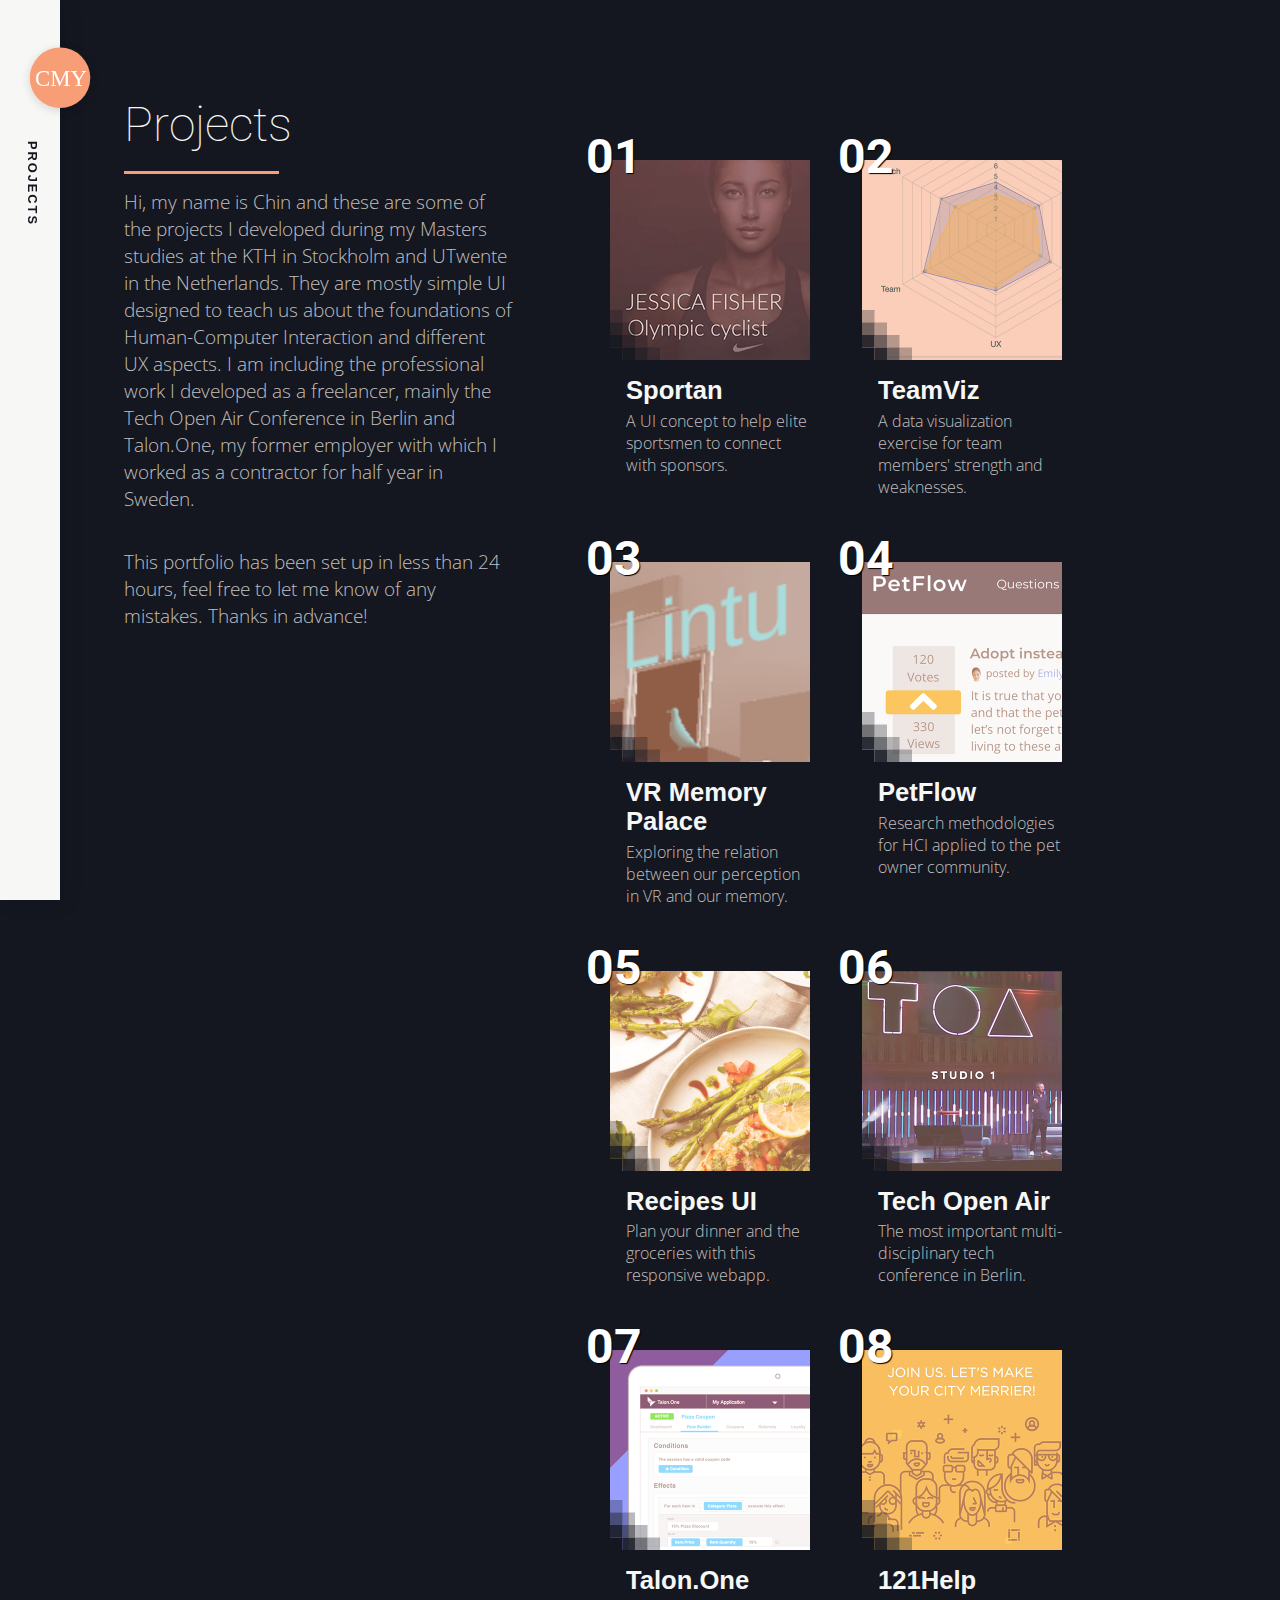
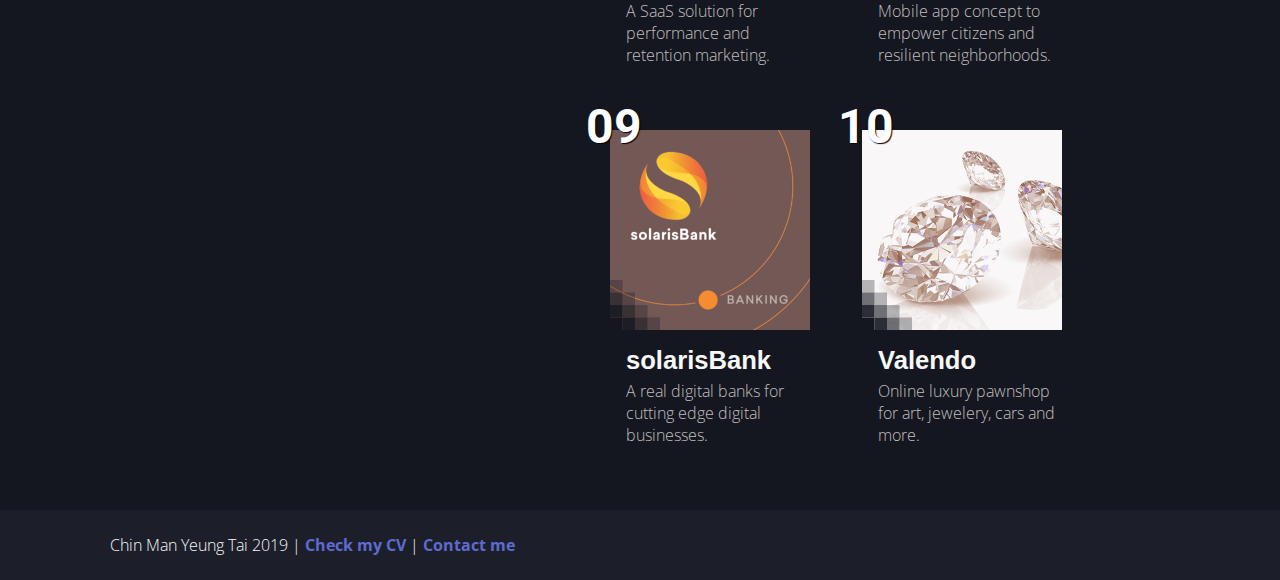
<file: index.html>
<!doctype html>
<html>
    <head>
      <meta charset="utf-8">
      <meta name="description" content="Chin is an frontend developer and a HCI Masters student">
      <meta name="viewport" content="width=device-width, initial-scale=1">
      <title>Chin Man Yeung - Portfolio</title>
      <link rel="stylesheet" href="assets/css/portfolio.css">
      <link rel="author" content="Chin Man Yeung">
      <link href="https://use.fontawesome.com/releases/v5.0.6/css/all.css" rel="stylesheet">
      <link href="https://fonts.googleapis.com/css?family=Open+Sans|Roboto" rel="stylesheet">
      <link rel="apple-touch-icon" sizes="180x180" href="assets/favicon/apple-touch-icon.png">
      <link rel="icon" type="image/png" sizes="32x32" href="assets/favicon/favicon-32x32.png">
      <link rel="icon" type="image/png" sizes="16x16" href="assets/favicon/favicon-16x16.png">
      <link rel="manifest" href="assets/favicon/site.webmanifest">
      <link rel="mask-icon" href="assets/favicon/safari-pinned-tab.svg" color="#5bbad5">
      <meta name="msapplication-TileColor" content="#da532c">
      <meta name="theme-color" content="#ffffff">
    </head>
    <body>
      <div id="site__bg"></div>
      <div class="main">
        <nav>
          <div class="logo nav__logo">
            <a href="index.html"><img src="assets/images/logo.svg" alt="logo"/></a>
          </div>
          <ul class="nav__list">
            <li class="nav__item"><a href="#">Projects</a></li>
          </ul>
        </nav>

        <section class="site site__intro">
          <h1 class="site__title site__title--separator">Projects</h1>
          <p class="site__description">Hi, my name is Chin and these are some of the projects I developed during my Masters studies at the KTH in Stockholm and UTwente in the Netherlands. They are mostly simple UI designed to teach us about the foundations of Human-Computer Interaction and different UX aspects. I am including the professional work I developed as a freelancer, mainly the Tech Open Air Conference in Berlin and Talon.One, my former employer with which I worked as a contractor for half year in Sweden.</p>
          <p class="site__description">This portfolio has been set up in less than 24 hours, feel free to let me know of any mistakes. Thanks in advance!</p>
        </section>
        <section class="projects">
          <article class="project">
            <h2 class="project__number">01</h2>
            <div class="project__media">
              <a href="detail_sportan.html" class="project__image"></a>
            </div>
            <div class="project__detail">
              <a href="detail_sportan.html" class="project__title"><h4>Sportan</h4></a>
              <p class="project__description">A UI concept to help elite sportsmen to connect with sponsors.</p>
            </div>
          </article>
          <article class="project">
            <h2 class="project__number">02</h2>
            <div class="project__media">
              <a href="detail_teamviz.html" class="project__image"></a>
            </div>
            <div class="project__detail">
              <a href="detail_teamviz.html" class="project__title"><h4>TeamViz</h4></a>
              <p class="project__description">A data visualization exercise for team members' strength and weaknesses.</p>
            </div>
          </article>
          <article class="project">
              <h2 class="project__number">03</h2>
              <div class="project__media">
                <a href="detail_memory.html" class="project__image"></a>
              </div>
              <div class="project__detail">
                <a href="detail_memory.html" class="project__title"><h4>VR Memory Palace</h4></a>
                <p class="project__description">Exploring the relation between our perception in VR and our memory.</p>
              </div>
            </article>
          <article class="project">
            <h2 class="project__number">04</h2>
            <div class="project__media">
              <a href="detail_petflow.html" class="project__image"></a>
            </div>
            <div class="project__detail">
              <a href="detail_petflow.html" class="project__title"><h4>PetFlow</h4></a>
              <p class="project__description">Research methodologies for HCI applied to the pet owner community.</p>
            </div>
          </article>
          <article class="project">
            <h2 class="project__number">05</h2>
            <div class="project__media">
              <a href="detail_dinner.html" class="project__image"></a>
            </div>
            <div class="project__detail">
              <a href="detail_dinner.html" class="project__title"><h4>Recipes UI</h4></a>
              <p class="project__description">Plan your dinner and the groceries with this responsive webapp.</p>
            </div>
          </article>
          <article class="project">
            <h2 class="project__number">06</h2>
            <div class="project__media">
              <a href="detail_toa.html" class="project__image"></a>
            </div>
            <div class="project__detail">
              <a href="detail_toa.html" class="project__title"><h4>Tech Open Air</h4></a>
              <p class="project__description">The most important multi-disciplinary tech conference in Berlin.</p>
            </div>
          </article>
          <article class="project">
            <h2 class="project__number">07</h2>
            <div class="project__media">
              <a href="detail_talonone.html" class="project__image"></a>
            </div>
            <div class="project__detail">
              <a href="detail_talonone.html" class="project__title"><h4>Talon.One</h4></a>
              <p class="project__description">A SaaS solution for performance and retention marketing.</p>
            </div>
          </article>
          <article class="project">
            <h2 class="project__number">08</h2>
            <div class="project__media">
              <a href="detail_help.html" class="project__image"></a>
            </div>
            <div class="project__detail">
              <a href="detail_help.html" class="project__title"><h4>121Help</h4></a>
              <p class="project__description">Mobile app concept to empower citizens and resilient neighborhoods.</p>
            </div>
          </article>
          <article class="project">
            <h2 class="project__number">09</h2>
            <div class="project__media">
              <a href="detail_solaris.html" class="project__image"></a>
            </div>
            <div class="project__detail">
              <a href="detail_solaris.html" class="project__title"><h4>solarisBank</h4></a>
              <p class="project__description">A real digital banks for cutting edge digital businesses.</p>
            </div>
          </article>
          <article class="project">
            <h2 class="project__number">10</h2>
            <div class="project__media">
              <a href="detail_valendo.html" class="project__image"></a>
            </div>
            <div class="project__detail">
              <a href="detail_valendo.html" class="project__title"><h4>Valendo</h4></a>
              <p class="project__description">Online luxury pawnshop for art, jewelery, cars and more.</p>
            </div>
          </article>
        </section>
      </div>
      <footer>
        <p class="footer__content">Chin Man Yeung Tai 2019 | <a href="assets/cv.pdf" target="_blank" rel="noopener">Check my CV</a> | <a href="mailto:c.m.yeungtai@student.utwente.nl">Contact me</a></a></p>
      </footer>
    </body>
</html>
</file>
<file: assets/css/portfolio.css>
@keyframes buzz {
  50% {
    transform: translate(3px); }
  100% {
    transform: translate(-3px); } }
@keyframes spin {
  from {
    transform: rotateZ(0); }
  to {
    transform: rotateZ(1turn); } }
@keyframes shake {
  0%, 20%, 100% {
    transform: translateX(0); }
  40%, 80% {
    transform: translateX(-2px); }
  60% {
    transform: translateX(2px); } }
* {
  box-sizing: border-box; }

html, body {
  margin: 0;
  padding: 0;
  -webkit-font-smoothing: antialiased;
  -moz-osx-font-smoothing: grayscale; }

html {
  height: 100%; }

body {
  min-height: 100%;
  font-size: 62.5%;
  background-color: #141720;
  font-family: 'Open Sans', sans-serif;
  color: #F7F7F6;
  display: flex;
  flex-direction: column; }
  body.page--detail .site__title {
    margin-top: 0; }

h1, h2, h3, h4, h5, .title {
  font-family: 'Roboto', serif; }

a {
  text-decoration: none;
  color: #5D6BCF;
  font-weight: 700; }
  a:hover {
    text-decoration: underline; }

footer {
  background-color: #1C1F2A;
  display: flex;
  padding: .5rem 2rem;
  font-size: 1rem;
  font-weight: 300; }
  footer .footer__content {
    width: 60%; }
  footer .footer__logo {
    width: 40%;
    text-align: right;
    align-self: center;
    margin-top: 0.5rem 0 -0.5rem 0; }

.hidden {
  opacity: 0; }

nav {
  position: relative;
  background: #F7F7F6;
  box-shadow: 5px 2px 20px 0 rgba(0, 0, 0, 0.1);
  display: flex;
  flex: 1; }
  nav > * {
    width: 50%; }

.nav__logo {
  display: block;
  transform: translate3d(20px, 40px, 0); }

.nav__logo img {
  width: 80px;
}

.nav__list {
  list-style: none;
  padding-left: 0;
  text-align: right;
  padding-right: 2rem;
  line-height: 2.5; }

.nav__item {
  font-family: 'Source Sans Pro', sans-serif;
  font-size: 1.4rem;
  color: #141720;
  letter-spacing: 1.45px;
  text-transform: uppercase; }
  .nav__item a {
    color: #141720;
    font-weight: 500; }
    .nav__item a:hover {
      text-decoration: none;
      color: #5D6BCF; }

.nav__social {
  display: none;
  position: absolute;
  bottom: 0;
  left: 0;
  padding: 1.5rem;
  font-size: 1rem;
  line-height: .8; }

.nav_social__item {
  color: #141720;
  display: block; }
  .nav_social__item:hover {
    animation: shake .8s ease-in-out; }

.site {
  padding: 2rem 3rem; }

.site__title {
  font-size: 3rem;
  margin-bottom: 1rem;
  position: relative;
  font-weight: 100; }
  .site__title.site__title--separator:after {
    position: absolute;
    border-bottom: 3px solid #F79E77;
    width: 40%;
    content: '';
    left: 0;
    bottom: -1.3rem; }

.site__description {
  color: #c1bfbf;
  font-size: 1.2rem;
  font-weight: 200;
  padding-top: 1rem;
  z-index: 1;
  word-break: break-word; }

.site__label {
  font-size: 1rem;
  text-transform: uppercase;
  font-weight: 100;
  letter-spacing: 1px;
  color: #c1bfbf; }

.site__secondary_title {
  display: none;
  color: black;
  margin: 2rem 5rem 0 5rem;
  font-size: 1.2rem;
  font-family: 'Source Sans Pro', sans-serif; }

.site__navigation {
  display: flex;
  justify-content: space-between;
  margin-bottom: 2rem;
  z-index: 1; }
  .site__navigation:hover .site__navigation_items {
    text-decoration: none; }
  .site__navigation * {
    transition: .5s ease-out; }
  .site__navigation .site__navigation_items {
    display: flex;
    flex-direction: column;
    justify-content: center;
    padding: 1rem; }
    .site__navigation .site__navigation_items label {
      text-transform: uppercase;
      letter-spacing: 1px; }
    .site__navigation .site__navigation_items h4 {
      margin: 0;
      font-size: 1.2rem;
      line-height: 1.5rem;
      font-family: 'Source Sans Pro', sans-serif;
      font-weight: 800;
      color: white; }
  .site__navigation .site__navigation_items--right {
    background-color: #F79E77;
    padding-left: 2rem;
    text-align: right;}
    .site__navigation .site__navigation_items--right label {
      color: #fff; }
    .site__navigation .site__navigation_items--right:hover {
      background-color: #f15917; }
      .site__navigation .site__navigation_items--right:hover label {
        color: #692406; }
  .site__navigation .site__navigation_items--left {
    background-color: #7CCDB9;
    padding-right: 2rem;}
    .site__navigation .site__navigation_items--left label {
      color: #fff; }
    .site__navigation .site__navigation_items--left:hover {
      background-color: #3fa48b; }
      .site__navigation .site__navigation_items--left:hover label {
        color: #14362d; }

#site__bg {
  display: none; }

.project {
  position: relative;
  display: flex; }
  .project:nth-child(1) .project__image {
    background-image: url(../images/sports/cover.png); }
  .project:nth-child(2) .project__image {
    background-image: url(../images/teamviz/cover.png); }
  .project:nth-child(3) .project__image {
    background-image: url(../images/memory/cover.png); }
  .project:nth-child(4) .project__image {
    background-image: url(../images/petflow/cover.png); }
  .project:nth-child(5) .project__image {
    background-image: url(../images/dinner/cover.png); }
  .project:nth-child(6) .project__image {
    background-image: url(../images/toa/cover.png); }
  .project:nth-child(7) .project__image {
    background-image: url(../images/talonone/cover.png); }
  .project:nth-child(8) .project__image {
    background-image: url(../images/121help/cover.png); }
  .project:nth-child(9) .project__image {
    background-image: url(../images/solarisbank/cover.png); }
  .project:nth-child(10) .project__image {
    background-image: url(../images/valendo/cover.png); }
  .project:hover .project__detail:before {
    width: 100%; }
  .project:hover:nth-child(1) .project__image {
    background-image: url(../images/sports/cover_hover.png); }
  .project:hover:nth-child(2) .project__image {
    background-image: url(../images/teamviz/cover_hover.png); }
  .project:hover:nth-child(3) .project__image {
    background-image: url(../images/memory/cover_hover.png); }
  .project:hover:nth-child(4) .project__image {
    background-image: url(../images/petflow/cover_hover.png); }
  .project:hover:nth-child(5) .project__image {
    background-image: url(../images/dinner/cover_hover.png); }
  .project:hover:nth-child(6) .project__image {
    background-image: url(../images/toa/cover_hover.png); }
  .project:hover:nth-child(7) .project__image {
    background-image: url(../images/talonone/cover_hover.png); }
  .project:hover:nth-child(8) .project__image {
    background-image: url(../images/121help/cover_hover.png); }
  .project:hover:nth-child(9) .project__image {
    background-image: url(../images/solarisbank/cover_hover.png); }
  .project:hover:nth-child(10) .project__image {
    background-image: url(../images/valendo/cover_hover.png); }



.project__number {
  display: none;
  position: absolute;
  top: -2rem;
  left: -1.5rem;
  z-index: 1;
  font-size: 3rem;
  margin: 0;
  color: #FFF;
  text-shadow: 1px 1px 1px #000; }

.project__image {
  background-size: cover;
  background-position: center;
  width: 100%;
  height: 100%;
  transition: all .1s ease-in-out;
  display: block; }

.project__media {
  position: relative;
  width: 30%;
  transition: .2s ease-out; }
  .project__media:after {
    position: absolute;
    bottom: 0;
    left: 0;
    content: '';
    background-image: url("../images/pixel-corner.svg");
    width: 50px;
    height: 50px;
    background-size: cover; }
  .project__media:hover {
    transform-origin: 0 50%;
    transform: perspective(1000px) rotateY(-10deg) translate3d(-3px, 0, 0); }

.project__detail {
  width: 70%;
  padding: 0 1rem;
  position: relative;
  transition: width .3s ease-in-out; }
  .project__detail:before {
    position: absolute;
    top: 0;
    left: 0;
    bottom: 0;
    width: 0;
    content: '';
    background-color: #292C37;
    z-index: -1; }

.project__title h4 {
  font-size: 1.6rem;
  margin: 1rem 0 .3rem 0;
  font-family: 'Source Sans Pro', sans-serif;
  color: #F7F7F6; }
  .project__title h4:hover {
    color: #5D6BCF; }

.project__description {
  margin-top: 0;
  font-size: 1.1rem;
  font-weight: 100;
  color: #c1bfbf;
  word-break: break-word; }

.project-gallery {
  display: flex;
  justify-content: space-between;
  flex-wrap: wrap;
}

.project-gallery-item {
  max-width: 210px;
  margin-bottom: 2rem;
  width: 100%;
}

.project-gallery__item-container {
  margin: 0 auto;
}

/* mobile first*/
/* Custom, iPhone Retina */
@media only screen and (min-width: 320px) {
  .page--detail .site {
    padding-bottom: 5rem;
    padding-top: 5rem; }

  .left .site__title.site__title--separator:after {
    display: none; }

  .right .project__image {
    width: 100px;
    float: left;
    margin: 1.5rem 1rem 0 0;
    border-radius: 2px; }
  .right .playBtn {
    display: none; } }
/* Extra Small Devices, Phones */
/* Small Devices, Tablets */
@media only screen and (min-width: 1000px) {
  /* main page */
  body {
    position: relative; }

  nav {
    position: fixed;
    top: 0;
    left: 0;
    bottom: 0;
    flex-direction: column;
    width: 60px;
    transition: .5s; }

  footer {
    padding-left: 110px;}

  .main {
    display: flex;
    padding-left: 60px;
    flex: 1;}

  #site__bg {
    position: absolute;
    top: 0;
    left: 0;
    right: 0;
    bottom: 0;
    z-index: -1;
    display: block; }

  .site {
    padding-top: 4rem;
    padding-left: 4rem;
    flex: 1;}

  .site__intro {
    min-width: 500px;
    max-width: 800px;
  }

  /* nav */
  .nav__list {
    transform: rotate(90deg);
    transform-origin: 0px 150% 0px; }

  .nav__item {
    font-size: .8rem;
    letter-spacing: 2px; }
    .nav__item a {
      font-weight: 600; }

  .nav__social {
    display: block; }

  /* projects */
  .projects {
    display: flex;
    flex-wrap: wrap;
    margin: 160px 0 0 50px;
    /* max-width: 800px;  */
  }

  .project {
    flex-direction: column;
    max-width: 220px;
    margin-right: 2rem;
    margin-bottom: 3rem; }
    .project:hover .project__detail:before {
      display: none; }

  .project__number {
    display: block; }

  .project__media {
    width: 100%;
    height: 200px;
    max-width: 200px; }

  .project__detail {
    width: 100%; }

  .project__description {
    font-size: 1rem;
    font-weight: 300; }

  /* page detail */
  .page--detail {
    flex-direction: row; }
    .page--detail .site {
      display: flex;
      padding: 0 0 0 60px; }

  .left,
  .right {
    width: 50%; }

  .left {
    padding-left: 4rem;
    padding-top: 5rem;
    padding-right: 4rem;
    display: flex;
    flex-direction: column; }
    .left .site__title.site__title--separator:after {
      display: block;
      width: 100px; }
    .left .project__date {
      padding: 1rem 0 2rem 0;
      color: #5D6BCF;
      font-weight: 500;
      font-size: 1rem; }

  .right {
    padding: 11rem 0 0;
    display: flex;
    flex-direction: column;
    background-color: #F7F7F6;
    position: relative; }
    .right .project__image {
      position: absolute;
      top: 0;
      left: 0;
      bottom: 0;
      right: 0;
      opacity: .1;
      -webkit-filter: grayscale(100%);
      filter: grayscale(100%);
      width: 100%;
      margin: 0;
      float: none;
      object-fit: cover; }
    .right .site__description {
      color: #1C1F2A;
      font-weight: 500;
      font-size: 1rem;
      margin: 0 5rem auto 5rem; }
    .right .site__playbar {
      margin: 5rem 3rem 0 3rem; }
    .right .site__navigation {
      margin: 2rem 0; }

  .site__secondary_title {
    display: block; }
  }

@media only screen and (min-width: 1400px) {
  .right .site__description {
    column-count: 2; } }

@media only screen and (max-width: 1000px) {
  .site__navigation .site__navigation_items--right {
    margin-right: -3rem;}
  .site__navigation .site__navigation_items--left {
    margin-left: -3rem;}}
</file>
